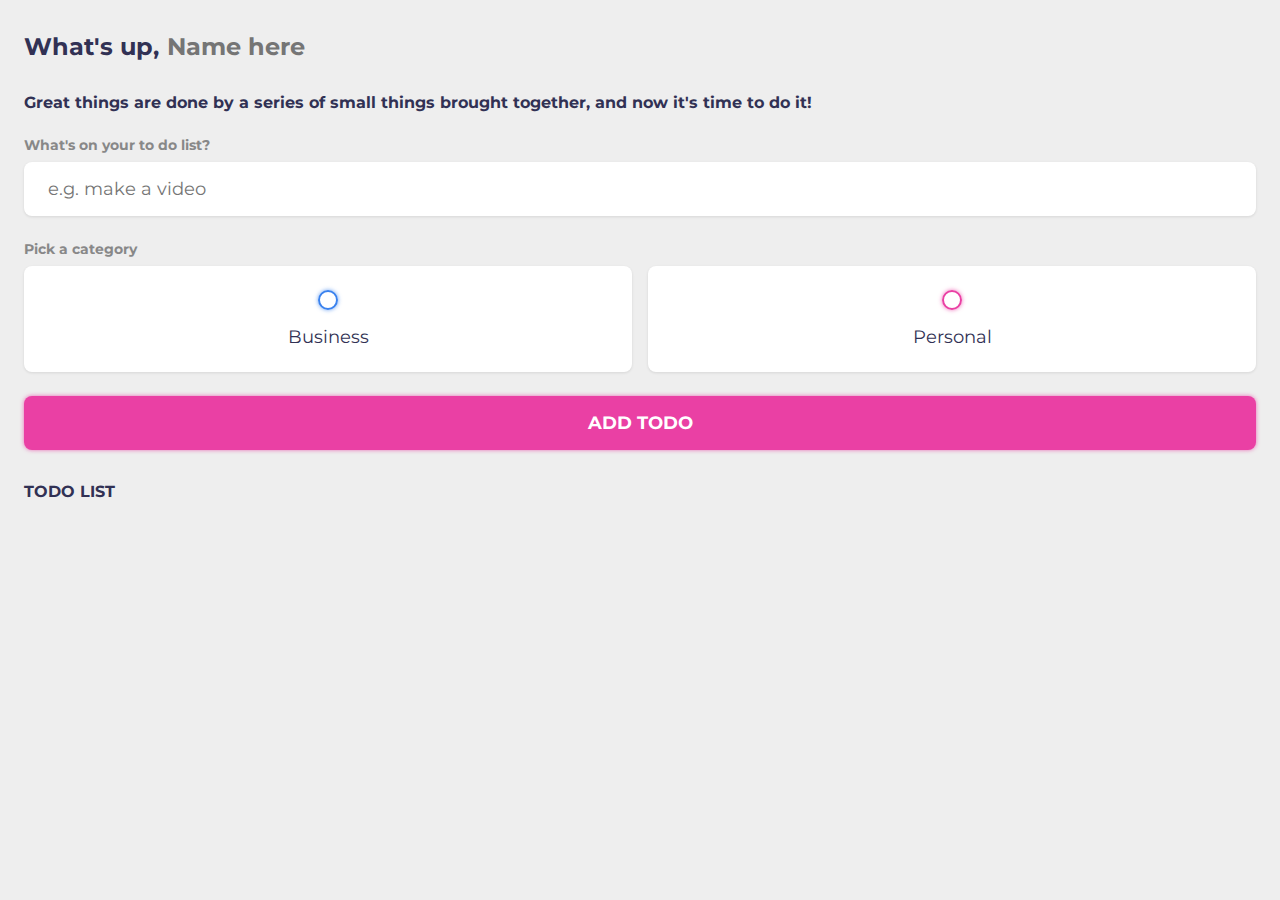
<file: index.html>
<!DOCTYPE html>
<html lang="en">
<head>
    <meta charset="UTF-8">
    <meta http-equiv="X-UA-Compatible" content="IE=edge">
    <meta name="viewport" content="width=device-width, initial-scale=1.0">
    <title>Todo List</title>
    
    <link rel="preconnect" href="https://fonts.googleapis.com">
    <link rel="preconnect" href="https://fonts.gstatic.com" crossorigin>
    <link href="https://fonts.googleapis.com/css2?family=Fraunces:opsz,wght@9..144,700&family=Montserrat:ital,wght@0,400;0,700;0,900;1,400&display=swap" rel="stylesheet">
    
    <link rel="stylesheet" href="./main.css" />
</head>
<body>
    <main class="app">
        
        <section class="greeting">
            <h2 class="title">
                What's up, <input type="text" id="name" placeholder="Name here">
            </h2>
        </section>

        <section class="create-todo">
            <h3> 
                Great things are done by a series of small things brought together, and now it's time to do it! 
            </h3>
            <form id="new-todo-form">
                <h4>What's on your to do list?</h4>
                <input 
                   type="text" 
                   name="content" 
                   id="content" 
                   placeholder="e.g. make a video" />
        
                <h4>Pick a category</h4>
                <div class="options">

                    <label>
                        <input 
                        type="radio"
                        name="category"
                        id="category1"
                        value="business" />
                    <span class="bubble business"></span>
                    <div>Business</div>

                    </label>

                    <label>
                        <input 
                        type="radio"
                        name="category"
                        id="category2"
                        value="personal" />
                    <span class="bubble personal"></span>
                    <div>Personal</div>
                    
                    </label>
                    
                </div>

                <input type="submit" value="Add Todo" />
            </form>
        </section>

        <section class="todo-list">
            <h3>TODO LIST</h3>
            <div class="list" id="todo-list">
                <!--
                <div class="todo-item done">
                <div class="todo-item">
                    <label>
                        <input type="checkbox" />
                        <span class="bubble business"></span>
                    </label>
                    
                </div>
              <div class="todo-content">
                <input type="text" value="Make a video" readonly />

              </div>
              
              <div class="actions">
                <button class="edit">Edit</button>
                <button class="delete">Delete</button>
              </div>
            </div>
        

            <div class="todo-item">
                <div class="todo-item">
                <label>
                    <input type="checkbox" />
                    <span class="bubble business"></span>
                </label>
                
            </div>
          <div class="todo-content">
            <input type="text" value="Get milk" readonly />

          </div>
          
          <div class="actions">
            <button class="edit">Edit</button>
            <button class="delete">Delete</button>
          </div>
        </div>

        
          </section>
          </section> -->
        </section>

    </main>
    <script src="main.js"></script>
</body>
</html>
</file>
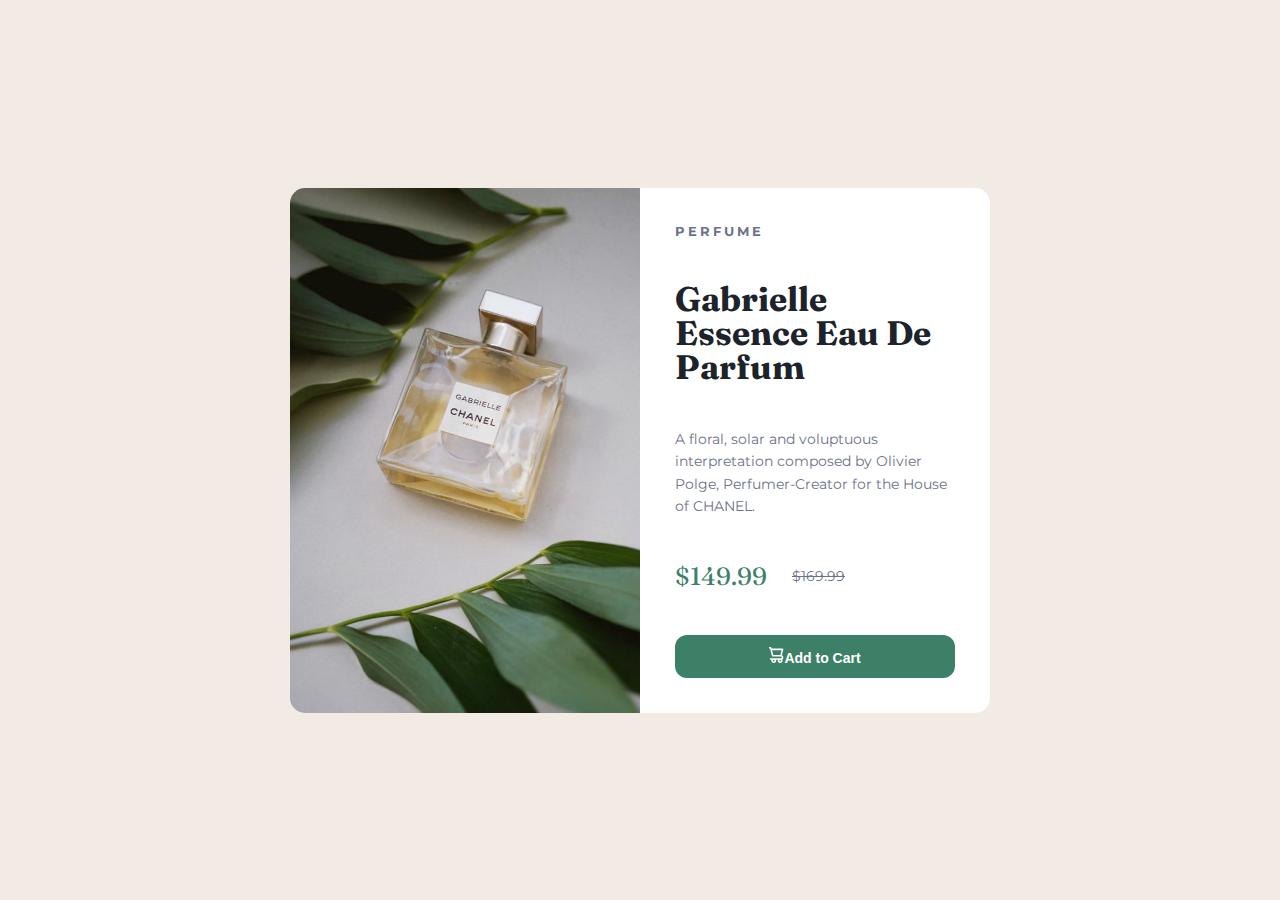
<file: product-preview-card-component-main/index.html>
<!DOCTYPE html>
<html lang="en">
<head>
  <meta charset="UTF-8">
  <meta name="viewport" content="width=device-width, initial-scale=1.0"> <!-- displays site properly based on user's device -->

  <link rel="icon" type="image/png" sizes="32x32" href="./images/favicon-32x32.png">
  
  <title>Frontend Mentor | Product preview card component</title>
  <link rel="stylesheet" href="style.css">
  <link rel="preconnect" href="https://fonts.googleapis.com">
<link rel="preconnect" href="https://fonts.gstatic.com" crossorigin>
<link href="https://fonts.googleapis.com/css2?family=Fraunces:opsz,wght@9..144,700&family=Montserrat:wght@500;700&display=swap" rel="stylesheet"> 

  <!-- Feel free to remove these styles or customise in your own stylesheet 👍 -->
  <style>
    .attribution { font-size: 11px; text-align: center; }
    .attribution a { color: hsl(228, 45%, 44%); }
  </style>
</head>
<body>
<div class="container">
  <div class="grid">
    <div class="img">
      <img src="images/image-product-desktop.jpg" alt="">
    </div>
    <div class="card-content">
      <h6 class="pro-cat">Perfume</h6>
      <h2 class="pro-name">Gabrielle Essence Eau De Parfum</h2>
    <p class="pro-des"> A floral, solar and voluptuous interpretation composed by Olivier Polge, 
      Perfumer-Creator for the House of CHANEL.</p>
      <div class="price">
        <p class="current-price"> $149.99</p>
        <p class="old-price">  $169.99</p>
      </div>
      <button class="cta"><img src="./images/icon-cart.svg" alt="icon-cart">Add to Cart</button>
    </div>
  </div>
</div>
</body>
</html>
</file>
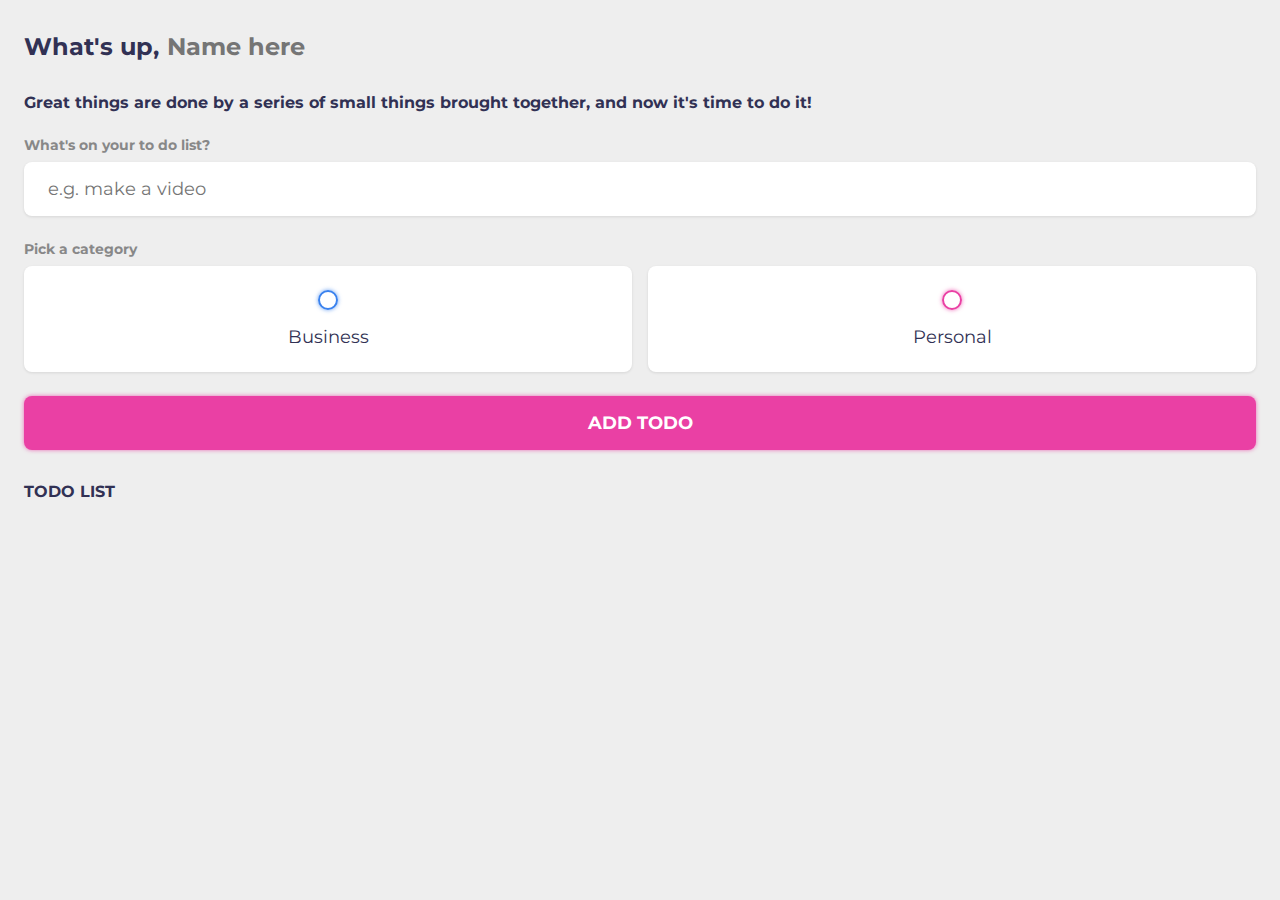
<file: Task -list-app/index.html>
<!DOCTYPE html>
<html lang="en">
<head>
    <meta charset="UTF-8">
    <meta http-equiv="X-UA-Compatible" content="IE=edge">
    <meta name="viewport" content="width=device-width, initial-scale=1.0">
    <title>Todo List</title>
    
    <link rel="preconnect" href="https://fonts.googleapis.com">
    <link rel="preconnect" href="https://fonts.gstatic.com" crossorigin>
    <link href="https://fonts.googleapis.com/css2?family=Fraunces:opsz,wght@9..144,700&family=Montserrat:ital,wght@0,400;0,700;0,900;1,400&display=swap" rel="stylesheet">
    
    <link rel="stylesheet" href="./main.css" />
</head>
<body>
    <main class="app">
        
        <section class="greeting">
            <h2 class="title">
                What's up, <input type="text" id="name" placeholder="Name here">
            </h2>
        </section>

        <section class="create-todo">
            <h3> 
                Great things are done by a series of small things brought together, and now it's time to do it! 
            </h3>
            <form id="new-todo-form">
                <h4>What's on your to do list?</h4>
                <input 
                   type="text" 
                   name="content" 
                   id="content" 
                   placeholder="e.g. make a video" />
        
                <h4>Pick a category</h4>
                <div class="options">

                    <label>
                        <input 
                        type="radio"
                        name="category"
                        id="category1"
                        value="business" />
                    <span class="bubble business"></span>
                    <div>Business</div>

                    </label>

                    <label>
                        <input 
                        type="radio"
                        name="category"
                        id="category2"
                        value="personal" />
                    <span class="bubble personal"></span>
                    <div>Personal</div>
                    
                    </label>
                    
                </div>

                <input type="submit" value="Add Todo" />
            </form>
        </section>

        <section class="todo-list">
            <h3>TODO LIST</h3>
            <div class="list" id="todo-list">
                <!--
                <div class="todo-item done">
                <div class="todo-item">
                    <label>
                        <input type="checkbox" />
                        <span class="bubble business"></span>
                    </label>
                    
                </div>
              <div class="todo-content">
                <input type="text" value="Make a video" readonly />

              </div>
              
              <div class="actions">
                <button class="edit">Edit</button>
                <button class="delete">Delete</button>
              </div>
            </div>
        

            <div class="todo-item">
                <div class="todo-item">
                <label>
                    <input type="checkbox" />
                    <span class="bubble business"></span>
                </label>
                
            </div>
          <div class="todo-content">
            <input type="text" value="Get milk" readonly />

          </div>
          
          <div class="actions">
            <button class="edit">Edit</button>
            <button class="delete">Delete</button>
          </div>
        </div>

        
          </section>
          </section> -->
        </section>

    </main>
    <script src="main.js"></script>
</body>
</html>
</file>
<file: main.css>
/* Variables */
:root {
	--primary: #EA40A4;
	--business: #3a82ee;
	--personal: var(--primary);
	--light: #EEE;
	--grey: #888;
	--dark: #313154;
	--danger: #ff5b57;

	--shadow: 0 1px 3px rgba(0, 0, 0, 0.1);

	--business-glow: 0px 0px 4px rgba(58, 130, 238, 0.75);
	--personal-glow: 0px 0px 4px rgba(234, 64, 164, 0.75);
}
/* End of Variables */

/* Resets */
* {
	margin: 0;
	padding: 0;
	box-sizing: border-box;
	font-family: 'montserrat', sans-serif;
}

input:not([type="radio"]):not([type="checkbox"]), button {
	appearance: none;
	border: none;
	outline: none;
	background: none;
	cursor: initial;
}
/* End of Resets */

body {
	background: var(--light);
	color: var(--dark);
}

section {
	margin-top: 2rem;
	margin-bottom: 2rem;
	padding-left: 1.5rem;
	padding-right: 1.5rem;
}

h3 {
	color: var(--dark);
	font-size: 1rem;
	font-weight: 700;
	margin-bottom: 1.5rem;
    
}

h4 {
	color: var(--grey);
	font-size: 0.875rem;
	font-weight: 700;
	margin-bottom: 0.5rem;
}

.greeting .title {
	display: flex;
}

.greeting .title input {
	margin-left: 0.5rem;
	flex: 1 1 0%;
	min-width: 0;
}

.greeting .title, 
.greeting .title input {
	color: var(--dark);
	font-size: 1.5rem;
	font-weight: 700;
}

.create-todo input[type="text"] {
	display: block;
	width: 100%;
	font-size: 1.125rem;
	padding: 1rem 1.5rem;
	color: var(--dark);
	background-color: #FFF;
	border-radius: 0.5rem;
	box-shadow: var(--shadow);
	margin-bottom: 1.5rem;
}

.create-todo .options {
	display: grid;
	grid-template-columns: repeat(2, 1fr);
	grid-gap: 1rem;
	margin-bottom: 1.5rem;
}

.create-todo .options label {
	display: flex;
	flex-direction: column;
	align-items: center;
	justify-content: center;
	background-color: #FFF;
	padding: 1.5rem;
	box-shadow: var(--shadow);
	border-radius: 0.5rem;
	cursor: pointer;
}

input[type="radio"],
input[type="checkbox"] {
	display: none;
}

.bubble {
	display: flex;
	align-items: center;
	justify-content: center;
	width: 20px;
	height: 20px;
	border-radius: 999px;
	border: 2px solid var(--business);
	box-shadow: var(--business-glow);
}

.bubble.personal {
	border-color: var(--personal);
	box-shadow: var(--personal-glow);
}

.bubble::after {
	content: '';
	display: block;
	opacity: 0;
	width: 0px;
	height: 0px;
	background-color: var(--business);
	box-shadow: var(--business-glow);
	border-radius: 999px;
	transition: 0.2s ease-in-out;
}

.bubble.personal::after {
	background-color: var(--personal);
	box-shadow: var(--personal-glow);
}

input:checked ~ .bubble::after {
	width: 10px;
	height: 10px;
	opacity: 1;
}

.create-todo .options label div {
	color: var(--dark);
	font-size: 1.125rem;
	margin-top: 1rem;
}

.create-todo input[type="submit"] {
	display: block;
	width: 100%;
	font-size: 1.125rem;
	padding: 1rem 1.5rem;
	color: #FFF;
	font-weight: 700;
	text-transform: uppercase;
	background-color: var(--primary);
	box-shadow: var(--personal-glow);
	border-radius: 0.5rem;
	cursor: pointer;
	transition: 0.2s ease-out;
}

.create-todo input[type="submit"]:hover {
	opacity: 0.75;
}

.todo-list .list {
	margin: 1rem 0;
}

.todo-list .todo-item {
	display: flex;
	align-items: center;
	background-color: #FFF;
	padding: 1rem;
	border-radius: 0.5rem;
	box-shadow: var(--shadow);
	margin-bottom: 1rem;
}

.todo-item label {
	display: block;
	margin-right: 1rem;
	cursor: pointer;
}

.todo-item .todo-content {
	flex: 1 1 0%;
}

.todo-item .todo-content input {
	color: var(--dark);
	font-size: 1.125rem;
}

.todo-item .actions {
	display: flex;
	align-items: center;
}

.todo-item .actions button {
	display: block;
	padding: 0.5rem;
	border-radius: 0.25rem;
	color: #FFF;
	cursor: pointer;
	transition: 0.2s ease-in-out;
}

.todo-item .actions button:hover {
	opacity: 0.75;
}

.todo-item .actions .edit {
	margin-right: 0.5rem;
	background-color: var(--primary);
}

.todo-item .actions .delete {
	background-color: var(--danger);
}

.todo-item.done .todo-content input {
	text-decoration: line-through;
	color: var(--grey);
}
</file>
<file: product-preview-card-component-main/style.css>
@import url('https://fonts.googleapis.com/css2?family=Fraunces:opsz,wght@9..144,700&family=Montserrat:wght@500;700&display=swap');

/*     font-family: 'Fraunces', serif;
 font-family: 'Montserrat', sans-serif; */
    
    *{
        margin: 0;
        padding: 0;
        box-sizing: border-box;
    }

body {
    font-family: 'Montserrat', sans-serif;
    background-color: hsl(30, 38%, 92%);
    font-size: 14px;
    min-height: 100vh;
    display: flex;
    justify-content: center;
    align-items: center;

}

.container{
    margin: 30px auto;
    padding: 0 30px;

}
.grid { 
    max-width: 700px;
    display: grid;
    grid-template-columns: 1fr 1fr;
    background-color: #fff;
    border-radius: 15px;
    overflow: hidden;
}

.img img {
    max-width: 100%;
    display: inherit;
}

.card-content {
     padding: 35px;
     display: flex;
     flex-direction: column;
     justify-content: space-between;
}
h6.pro-cat {
    text-transform: uppercase;
    letter-spacing: 3px;
    font-size: 13px; 
    color: hsl(228, 12%, 48%);
    font-weight: 5002;
}
h2.pro-name {
    font-family: 'Fraunces', serif;
    font-size: 34px;
    line-height: 1em;
    color: hsl(212, 21%, 14%);
}

p.pro-des {
    color:hsl(228, 12%, 48%);
    line-height: 1.6;
}

.price{
    display: flex;
    align-items: center;
}

p.current-price {
    font-family: 'Fraunces', serif;
    color: hsl(158, 36%, 37%);
    font-size: 25px;
    padding-right: 25px;
}

p.old-price {
    color: hsl(228, 12%, 48%);
    text-decoration: line-through;
}

button.cta {
    background-color: hsl(158, 36%, 37%);
    border: none;
    padding: 12px 0;
    border-radius: 12px;
    color: white;
    font-size: 14px;
    font-weight: 700;
    cursor: pointer;
}
</file>
<file: Task -list-app/main.css>
/* Variables */
:root {
	--primary: #EA40A4;
	--business: #3a82ee;
	--personal: var(--primary);
	--light: #EEE;
	--grey: #888;
	--dark: #313154;
	--danger: #ff5b57;

	--shadow: 0 1px 3px rgba(0, 0, 0, 0.1);

	--business-glow: 0px 0px 4px rgba(58, 130, 238, 0.75);
	--personal-glow: 0px 0px 4px rgba(234, 64, 164, 0.75);
}
/* End of Variables */

/* Resets */
* {
	margin: 0;
	padding: 0;
	box-sizing: border-box;
	font-family: 'montserrat', sans-serif;
}

input:not([type="radio"]):not([type="checkbox"]), button {
	appearance: none;
	border: none;
	outline: none;
	background: none;
	cursor: initial;
}
/* End of Resets */

body {
	background: var(--light);
	color: var(--dark);
}

section {
	margin-top: 2rem;
	margin-bottom: 2rem;
	padding-left: 1.5rem;
	padding-right: 1.5rem;
}

h3 {
	color: var(--dark);
	font-size: 1rem;
	font-weight: 700;
	margin-bottom: 1.5rem;
    
}

h4 {
	color: var(--grey);
	font-size: 0.875rem;
	font-weight: 700;
	margin-bottom: 0.5rem;
}

.greeting .title {
	display: flex;
}

.greeting .title input {
	margin-left: 0.5rem;
	flex: 1 1 0%;
	min-width: 0;
}

.greeting .title, 
.greeting .title input {
	color: var(--dark);
	font-size: 1.5rem;
	font-weight: 700;
}

.create-todo input[type="text"] {
	display: block;
	width: 100%;
	font-size: 1.125rem;
	padding: 1rem 1.5rem;
	color: var(--dark);
	background-color: #FFF;
	border-radius: 0.5rem;
	box-shadow: var(--shadow);
	margin-bottom: 1.5rem;
}

.create-todo .options {
	display: grid;
	grid-template-columns: repeat(2, 1fr);
	grid-gap: 1rem;
	margin-bottom: 1.5rem;
}

.create-todo .options label {
	display: flex;
	flex-direction: column;
	align-items: center;
	justify-content: center;
	background-color: #FFF;
	padding: 1.5rem;
	box-shadow: var(--shadow);
	border-radius: 0.5rem;
	cursor: pointer;
}

input[type="radio"],
input[type="checkbox"] {
	display: none;
}

.bubble {
	display: flex;
	align-items: center;
	justify-content: center;
	width: 20px;
	height: 20px;
	border-radius: 999px;
	border: 2px solid var(--business);
	box-shadow: var(--business-glow);
}

.bubble.personal {
	border-color: var(--personal);
	box-shadow: var(--personal-glow);
}

.bubble::after {
	content: '';
	display: block;
	opacity: 0;
	width: 0px;
	height: 0px;
	background-color: var(--business);
	box-shadow: var(--business-glow);
	border-radius: 999px;
	transition: 0.2s ease-in-out;
}

.bubble.personal::after {
	background-color: var(--personal);
	box-shadow: var(--personal-glow);
}

input:checked ~ .bubble::after {
	width: 10px;
	height: 10px;
	opacity: 1;
}

.create-todo .options label div {
	color: var(--dark);
	font-size: 1.125rem;
	margin-top: 1rem;
}

.create-todo input[type="submit"] {
	display: block;
	width: 100%;
	font-size: 1.125rem;
	padding: 1rem 1.5rem;
	color: #FFF;
	font-weight: 700;
	text-transform: uppercase;
	background-color: var(--primary);
	box-shadow: var(--personal-glow);
	border-radius: 0.5rem;
	cursor: pointer;
	transition: 0.2s ease-out;
}

.create-todo input[type="submit"]:hover {
	opacity: 0.75;
}

.todo-list .list {
	margin: 1rem 0;
}

.todo-list .todo-item {
	display: flex;
	align-items: center;
	background-color: #FFF;
	padding: 1rem;
	border-radius: 0.5rem;
	box-shadow: var(--shadow);
	margin-bottom: 1rem;
}

.todo-item label {
	display: block;
	margin-right: 1rem;
	cursor: pointer;
}

.todo-item .todo-content {
	flex: 1 1 0%;
}

.todo-item .todo-content input {
	color: var(--dark);
	font-size: 1.125rem;
}

.todo-item .actions {
	display: flex;
	align-items: center;
}

.todo-item .actions button {
	display: block;
	padding: 0.5rem;
	border-radius: 0.25rem;
	color: #FFF;
	cursor: pointer;
	transition: 0.2s ease-in-out;
}

.todo-item .actions button:hover {
	opacity: 0.75;
}

.todo-item .actions .edit {
	margin-right: 0.5rem;
	background-color: var(--primary);
}

.todo-item .actions .delete {
	background-color: var(--danger);
}

.todo-item.done .todo-content input {
	text-decoration: line-through;
	color: var(--grey);
}
</file>
